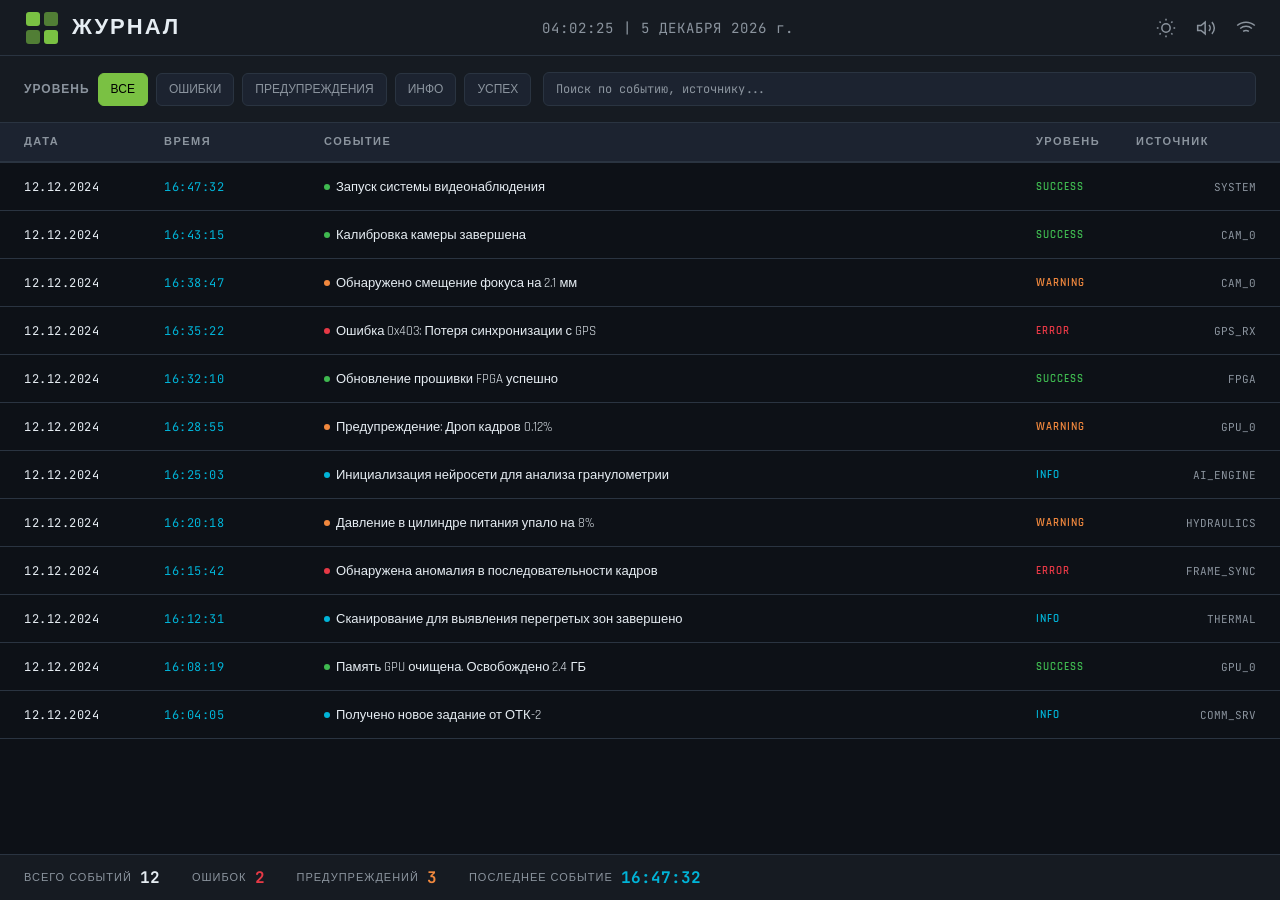
<file: templates/event.html>
<!DOCTYPE html>
<html lang="ru">
<head>
  <meta charset="UTF-8" />
  <meta name="viewport" content="width=device-width, initial-scale=1.0"/>
  <title>Журнал событий — Эксковатора</title>
  <link href="https://fonts.googleapis.com/css2?family=Rajdhani:wght@400;500;600;700&family=JetBrains+Mono:wght@400;600&display=swap" rel="stylesheet"/>
  <style>
    :root {
      --bg: #0d1117;
      --surface: #161b22;
      --surface2: #1c2330;
      --border: #2a3441;
      --accent: #7ac143;
      --accent2: #00b4d8;
      --danger: #e63946;
      --warning: #f0883e;
      --success: #3fb950;
      --text: #e6edf3;
      --text-muted: #8b949e;
      --purple: #9b72cf;
    }

    * { margin: 0; padding: 0; box-sizing: border-box; }

    body {
      background: var(--bg);
      color: var(--text);
      font-family: 'Rajdhani', sans-serif;
      height: 100vh;
      display: flex;
      flex-direction: column;
      overflow: hidden;
    }

    /* ── HEADER ── */
    header {
      display: flex;
      align-items: center;
      justify-content: space-between;
      padding: 0 24px;
      height: 56px;
      background: var(--surface);
      border-bottom: 1px solid var(--border);
      flex-shrink: 0;
    }

    .logo {
      display: flex;
      align-items: center;
      gap: 12px;
    }

    .logo-icon {
      width: 36px;
      height: 36px;
    }

    .logo-text {
      font-size: 22px;
      font-weight: 700;
      letter-spacing: 2px;
      color: var(--text);
    }

    .header-time {
      font-family: 'JetBrains Mono', monospace;
      font-size: 14px;
      color: var(--text-muted);
      letter-spacing: 1px;
    }

    .header-icons {
      display: flex;
      gap: 20px;
      align-items: center;
    }

    .header-icons svg {
      width: 20px;
      height: 20px;
      color: var(--text-muted);
      fill: none;
      stroke: currentColor;
      stroke-width: 1.8;
    }

    /* ── CONTROLS ── */
    .controls {
      display: flex;
      gap: 12px;
      padding: 16px 24px;
      background: var(--surface);
      border-bottom: 1px solid var(--border);
      align-items: center;
      flex-wrap: wrap;
    }

    .filter-group {
      display: flex;
      gap: 8px;
      align-items: center;
    }

    .filter-label {
      font-size: 12px;
      color: var(--text-muted);
      text-transform: uppercase;
      letter-spacing: 1px;
      font-weight: 600;
    }

    .filter-btn {
      padding: 8px 12px;
      background: var(--surface2);
      border: 1px solid var(--border);
      color: var(--text-muted);
      border-radius: 6px;
      cursor: pointer;
      font-family: 'Rajdhani', sans-serif;
      font-size: 12px;
      transition: all 0.15s;
    }

    .filter-btn:hover {
      background: var(--border);
      color: var(--text);
    }

    .filter-btn.active {
      background: var(--accent);
      color: #000;
      border-color: var(--accent);
    }

    .search-box {
      flex: 1;
      min-width: 200px;
      padding: 8px 12px;
      background: var(--surface2);
      border: 1px solid var(--border);
      color: var(--text);
      border-radius: 6px;
      font-family: 'JetBrains Mono', monospace;
      font-size: 12px;
    }

    .search-box::placeholder {
      color: var(--text-muted);
    }

    /* ── TABLE ── */
    .table-wrapper {
      flex: 1;
      overflow: hidden;
      display: flex;
      flex-direction: column;
    }

    .table-header {
      display: grid;
      grid-template-columns: 140px 160px 1fr 100px 120px;
      gap: 0;
      padding: 0 24px;
      background: var(--surface2);
      border-bottom: 2px solid var(--border);
      height: 40px;
      align-items: center;
      flex-shrink: 0;
      position: sticky;
      top: 0;
      z-index: 10;
    }

    .table-header-cell {
      font-size: 11px;
      font-weight: 600;
      color: var(--text-muted);
      text-transform: uppercase;
      letter-spacing: 1.5px;
    }

    .table-body {
      flex: 1;
      overflow-y: auto;
      overflow-x: hidden;
    }

    .table-row {
      display: grid;
      grid-template-columns: 140px 160px 1fr 100px 120px;
      gap: 0;
      padding: 0 24px;
      align-items: center;
      height: 48px;
      border-bottom: 1px solid var(--border);
      transition: background 0.15s;
      cursor: pointer;
    }

    .table-row:hover {
      background: var(--surface2);
    }

    .cell-date {
      font-family: 'JetBrains Mono', monospace;
      font-size: 12px;
      color: var(--text);
      letter-spacing: 0.5px;
    }

    .cell-time {
      font-family: 'JetBrains Mono', monospace;
      font-size: 12px;
      color: var(--accent2);
      letter-spacing: 0.5px;
    }

    .cell-event {
      font-size: 13px;
      color: var(--text);
      overflow: hidden;
      text-overflow: ellipsis;
      white-space: nowrap;
    }

    .event-indicator {
      display: inline-flex;
      align-items: center;
      gap: 6px;
    }

    .event-dot {
      width: 6px;
      height: 6px;
      border-radius: 50%;
      flex-shrink: 0;
    }

    .event-dot.error { background: var(--danger); }
    .event-dot.warning { background: var(--warning); }
    .event-dot.info { background: var(--accent2); }
    .event-dot.success { background: var(--success); }

    .cell-level {
      font-size: 11px;
      text-transform: uppercase;
      font-weight: 600;
      letter-spacing: 1px;
    }

    .level-ERROR { color: var(--danger); }
    .level-WARNING { color: var(--warning); }
    .level-INFO { color: var(--accent2); }
    .level-SUCCESS { color: var(--success); }

    .cell-source {
      font-family: 'JetBrains Mono', monospace;
      font-size: 11px;
      color: var(--text-muted);
      text-align: right;
    }

    /* ── EXPANDABLE ROW ── */
    .row-details {
      display: none;
      grid-column: 1 / -1;
      background: var(--surface2);
      padding: 16px 24px;
      font-size: 12px;
      color: var(--text);
      border-left: 3px solid var(--accent);
      font-family: 'JetBrains Mono', monospace;
    }

    .table-row.expanded + .row-details {
      display: block;
    }

    .detail-line {
      line-height: 1.6;
      margin: 4px 0;
      word-break: break-word;
    }

    /* ── STATS BAR ── */
    .stats-bar {
      display: flex;
      gap: 32px;
      padding: 12px 24px;
      background: var(--surface);
      border-top: 1px solid var(--border);
      flex-shrink: 0;
    }

    .stat-item {
      display: flex;
      align-items: center;
      gap: 8px;
    }

    .stat-label {
      font-size: 11px;
      color: var(--text-muted);
      text-transform: uppercase;
      letter-spacing: 1px;
    }

    .stat-value {
      font-size: 16px;
      font-weight: 700;
      font-family: 'JetBrains Mono', monospace;
    }

    /* ── SCROLLBAR ── */
    .table-body::-webkit-scrollbar { width: 6px; }
    .table-body::-webkit-scrollbar-track { background: transparent; }
    .table-body::-webkit-scrollbar-thumb { background: var(--border); border-radius: 3px; }
    .table-body::-webkit-scrollbar-thumb:hover { background: var(--text-muted); }

    @keyframes fadeIn {
      from { opacity: 0; transform: translateY(-4px); }
      to { opacity: 1; transform: translateY(0); }
    }

    .table-row { animation: fadeIn 0.3s ease-out; }
  </style>
</head>
<body>

  <!-- HEADER -->
  <header>
    <div class="logo">
      <svg class="logo-icon" viewBox="0 0 36 36" fill="none" xmlns="http://www.w3.org/2000/svg">
        <rect x="2" y="2" width="14" height="14" rx="3" fill="#7ac143"/>
        <rect x="20" y="2" width="14" height="14" rx="3" fill="#7ac143" opacity="0.6"/>
        <rect x="2" y="20" width="14" height="14" rx="3" fill="#7ac143" opacity="0.6"/>
        <rect x="20" y="20" width="14" height="14" rx="3" fill="#7ac143"/>
      </svg>
      <span class="logo-text">ЖУРНАЛ</span>
    </div>

    <div class="header-time" id="clock">16:17:18 | 12 ДЕКАБРЯ 2024 г.</div>

    <div class="header-icons">
      <svg viewBox="0 0 24 24"><circle cx="12" cy="12" r="5"/><line x1="12" y1="1" x2="12" y2="3"/><line x1="12" y1="21" x2="12" y2="23"/><line x1="4.22" y1="4.22" x2="5.64" y2="5.64"/><line x1="18.36" y1="18.36" x2="19.78" y2="19.78"/><line x1="1" y1="12" x2="3" y2="12"/><line x1="21" y1="12" x2="23" y2="12"/><line x1="4.22" y1="19.78" x2="5.64" y2="18.36"/><line x1="18.36" y1="5.64" x2="19.78" y2="4.22"/></svg>
      <svg viewBox="0 0 24 24"><polygon points="11 5 6 9 2 9 2 15 6 15 11 19 11 5"/><path d="M19.07 4.93a10 10 0 0 1 0 14.14"/><path d="M15.54 8.46a5 5 0 0 1 0 7.07"/></svg>
      <svg viewBox="0 0 24 24"><path d="M5 12.55a11 11 0 0 1 14.08 0"/><path d="M1.42 9a16 16 0 0 1 21.16 0"/><path d="M8.53 16.11a6 6 0 0 1 6.95 0"/><line x1="12" y1="20" x2="12.01" y2="20"/></svg>
    </div>
  </header>

  <!-- CONTROLS -->
  <div class="controls">
    <div class="filter-group">
      <span class="filter-label">Уровень</span>
      <button class="filter-btn active" data-filter="all">ВСЕ</button>
      <button class="filter-btn" data-filter="ERROR">ОШИБКИ</button>
      <button class="filter-btn" data-filter="WARNING">ПРЕДУПРЕЖДЕНИЯ</button>
      <button class="filter-btn" data-filter="INFO">ИНФО</button>
      <button class="filter-btn" data-filter="SUCCESS">УСПЕХ</button>
    </div>
    <input type="text" class="search-box" id="searchBox" placeholder="Поиск по событию, источнику...">
  </div>

  <!-- TABLE -->
  <div class="table-wrapper">
    <div class="table-header">
      <div class="table-header-cell">Дата</div>
      <div class="table-header-cell">Время</div>
      <div class="table-header-cell">Событие</div>
      <div class="table-header-cell">Уровень</div>
      <div class="table-header-cell">Источник</div>
    </div>

    <div class="table-body" id="tableBody">
      <!-- Rows will be generated by JS -->
    </div>
  </div>

  <!-- STATS BAR -->
  <div class="stats-bar">
    <div class="stat-item">
      <span class="stat-label">Всего событий</span>
      <span class="stat-value" id="totalEvents">0</span>
    </div>
    <div class="stat-item">
      <span class="stat-label">Ошибок</span>
      <span class="stat-value" style="color: var(--danger);" id="errorCount">0</span>
    </div>
    <div class="stat-item">
      <span class="stat-label">Предупреждений</span>
      <span class="stat-value" style="color: var(--warning);" id="warningCount">0</span>
    </div>
    <div class="stat-item">
      <span class="stat-label">Последнее событие</span>
      <span class="stat-value" style="color: var(--accent2);" id="lastEvent">-</span>
    </div>
  </div>

  <script>
    // Sample event log data (в реальном приложении загружается с бэка)
    const events = [
      { date: '12.12.2024', time: '16:47:32', event: 'Запуск системы видеонаблюдения', level: 'SUCCESS', source: 'SYSTEM', details: 'UUID: a1f2e3d4-c5b6-47f8-9a0b-1c2d3e4f5a6b\nВерсия ПО: 3.2.1\nПолоса пропускания: 1.2 Gbps' },
      { date: '12.12.2024', time: '16:43:15', event: 'Калибровка камеры завершена', level: 'SUCCESS', source: 'CAM_0', details: 'Точность: 98.7%\nОшибка фокуса: 0.3 мм\nТемпература: 42°C' },
      { date: '12.12.2024', time: '16:38:47', event: 'Обнаружено смещение фокуса на 2.1 мм', level: 'WARNING', source: 'CAM_0', details: 'Рекомендуется переустановка объектива\nПовторная попытка автокалибровки...' },
      { date: '12.12.2024', time: '16:35:22', event: 'Ошибка 0x403: Потеря синхронизации с GPS', level: 'ERROR', source: 'GPS_RX', details: 'Тип ошибки: TIMEOUT\nКод: 0x403\nПопыток переподключения: 3/5' },
      { date: '12.12.2024', time: '16:32:10', event: 'Обновление прошивки FPGA успешно', level: 'SUCCESS', source: 'FPGA', details: 'Версия: 2.4.8 → 2.4.9\nВремя загрузки: 23 сек\nЧек-сумма: OK' },
      { date: '12.12.2024', time: '16:28:55', event: 'Предупреждение: Дроп кадров 0.12%', level: 'WARNING', source: 'GPU_0', details: 'Буфер переполнения в 12 местах\nЧастота кадров: 120 FPS\nНагрузка GPU: 87%' },
      { date: '12.12.2024', time: '16:25:03', event: 'Инициализация нейросети для анализа гранулометрии', level: 'INFO', source: 'AI_ENGINE', details: 'Модель: YOLOv8-nano\nПараметры: 3.2M\nПредсказания/сек: 1420' },
      { date: '12.12.2024', time: '16:20:18', event: 'Давление в цилиндре питания упало на 8%', level: 'WARNING', source: 'HYDRAULICS', details: 'Текущее давление: 185 bar\nНома: 200 bar\nТемпература масла: 58°C' },
      { date: '12.12.2024', time: '16:15:42', event: 'Обнаружена аномалия в последовательности кадров', level: 'ERROR', source: 'FRAME_SYNC', details: 'Кадр #47823 не соответствует временной шкале\nРазница: +127 мс\nКоррекция...' },
      { date: '12.12.2024', time: '16:12:31', event: 'Сканирование для выявления перегретых зон завершено', level: 'INFO', source: 'THERMAL', details: 'Макс температура: 78°C (куб.м 4D)\nПрава точек выше 70°C: 3\nСтатус: НОМИНАЛЬНЫЙ' },
      { date: '12.12.2024', time: '16:08:19', event: 'Память GPU очищена. Освобождено 2.4 ГБ', level: 'SUCCESS', source: 'GPU_0', details: 'Было занято: 7.6 ГБ\nЕсть доступно: 10 ГБ\nУтечка памяти: нет' },
      { date: '12.12.2024', time: '16:04:05', event: 'Получено новое задание от ОТК-2', level: 'INFO', source: 'COMM_SRV', details: 'ID контракта: QA-2024-12-4521\nТип анализа: ГРАНУЛОМЕТРИЯ\nУникальный код: YT8K-P2Q3' },
    ];

    let filteredEvents = [...events];
    let currentFilter = 'all';

    // Generate table rows
    function renderTable() {
      const tableBody = document.getElementById('tableBody');
      tableBody.innerHTML = '';

      filteredEvents.forEach((evt, idx) => {
        const eventColor = evt.level === 'ERROR' ? 'error' : 
                          evt.level === 'WARNING' ? 'warning' : 
                          evt.level === 'SUCCESS' ? 'success' : 'info';

        const row = document.createElement('div');
        row.className = 'table-row';
        row.onclick = () => row.classList.toggle('expanded');

        row.innerHTML = `
          <div class="cell-date">${evt.date}</div>
          <div class="cell-time">${evt.time}</div>
          <div class="cell-event">
            <div class="event-indicator">
              <div class="event-dot ${eventColor}"></div>
              <span>${evt.event}</span>
            </div>
          </div>
          <div class="cell-level level-${evt.level}">${evt.level}</div>
          <div class="cell-source">${evt.source}</div>
        `;

        tableBody.appendChild(row);

        const details = document.createElement('div');
        details.className = 'row-details';
        details.innerHTML = evt.details.split('\n').map(line => 
          `<div class="detail-line">${line}</div>`
        ).join('');

        tableBody.appendChild(details);
      });

      updateStats();
    }

    // Update statistics
    function updateStats() {
      const total = filteredEvents.length;
      const errors = filteredEvents.filter(e => e.level === 'ERROR').length;
      const warnings = filteredEvents.filter(e => e.level === 'WARNING').length;
      const lastTime = filteredEvents[0]?.time || '-';

      document.getElementById('totalEvents').textContent = total;
      document.getElementById('errorCount').textContent = errors;
      document.getElementById('warningCount').textContent = warnings;
      document.getElementById('lastEvent').textContent = lastTime;
    }

    // Filter by level
    document.querySelectorAll('.filter-btn').forEach(btn => {
      btn.addEventListener('click', () => {
        document.querySelectorAll('.filter-btn').forEach(b => {
          b.classList.remove('active');
        });
        btn.classList.add('active');

        currentFilter = btn.dataset.filter;
        applyFilters();
      });
    });

    // Search
    document.getElementById('searchBox').addEventListener('input', applyFilters);

    function applyFilters() {
      const searchTerm = document.getElementById('searchBox').value.toLowerCase();

      filteredEvents = events.filter(evt => {
        const levelMatch = currentFilter === 'all' || evt.level === currentFilter;
        const searchMatch = !searchTerm || 
                           evt.event.toLowerCase().includes(searchTerm) ||
                           evt.source.toLowerCase().includes(searchTerm) ||
                           evt.details.toLowerCase().includes(searchTerm);
        return levelMatch && searchMatch;
      });

      renderTable();
    }

    // Clock update
    function updateClock() {
      const now = new Date();
      const months = ['ЯНВАРЯ','ФЕВРАЛЯ','МАРТА','АПРЕЛЯ','МАЯ','ИЮНЯ',
                      'ИЮЛЯ','АВГУСТА','СЕНТЯБРЯ','ОКТЯБРЯ','НОЯБРЯ','ДЕКАБРЯ'];
      const h = String(now.getHours()).padStart(2,'0');
      const m = String(now.getMinutes()).padStart(2,'0');
      const s = String(now.getSeconds()).padStart(2,'0');
      const d = now.getDate();
      const mon = months[now.getMonth()];
      const y = now.getFullYear();
      document.getElementById('clock').textContent =
        `${h}:${m}:${s} | ${d} ${mon} ${y} г.`;
    }
    updateClock();
    setInterval(updateClock, 1000);

    // Initial render
    renderTable();
  </script>

</body>
</html>
</file>
